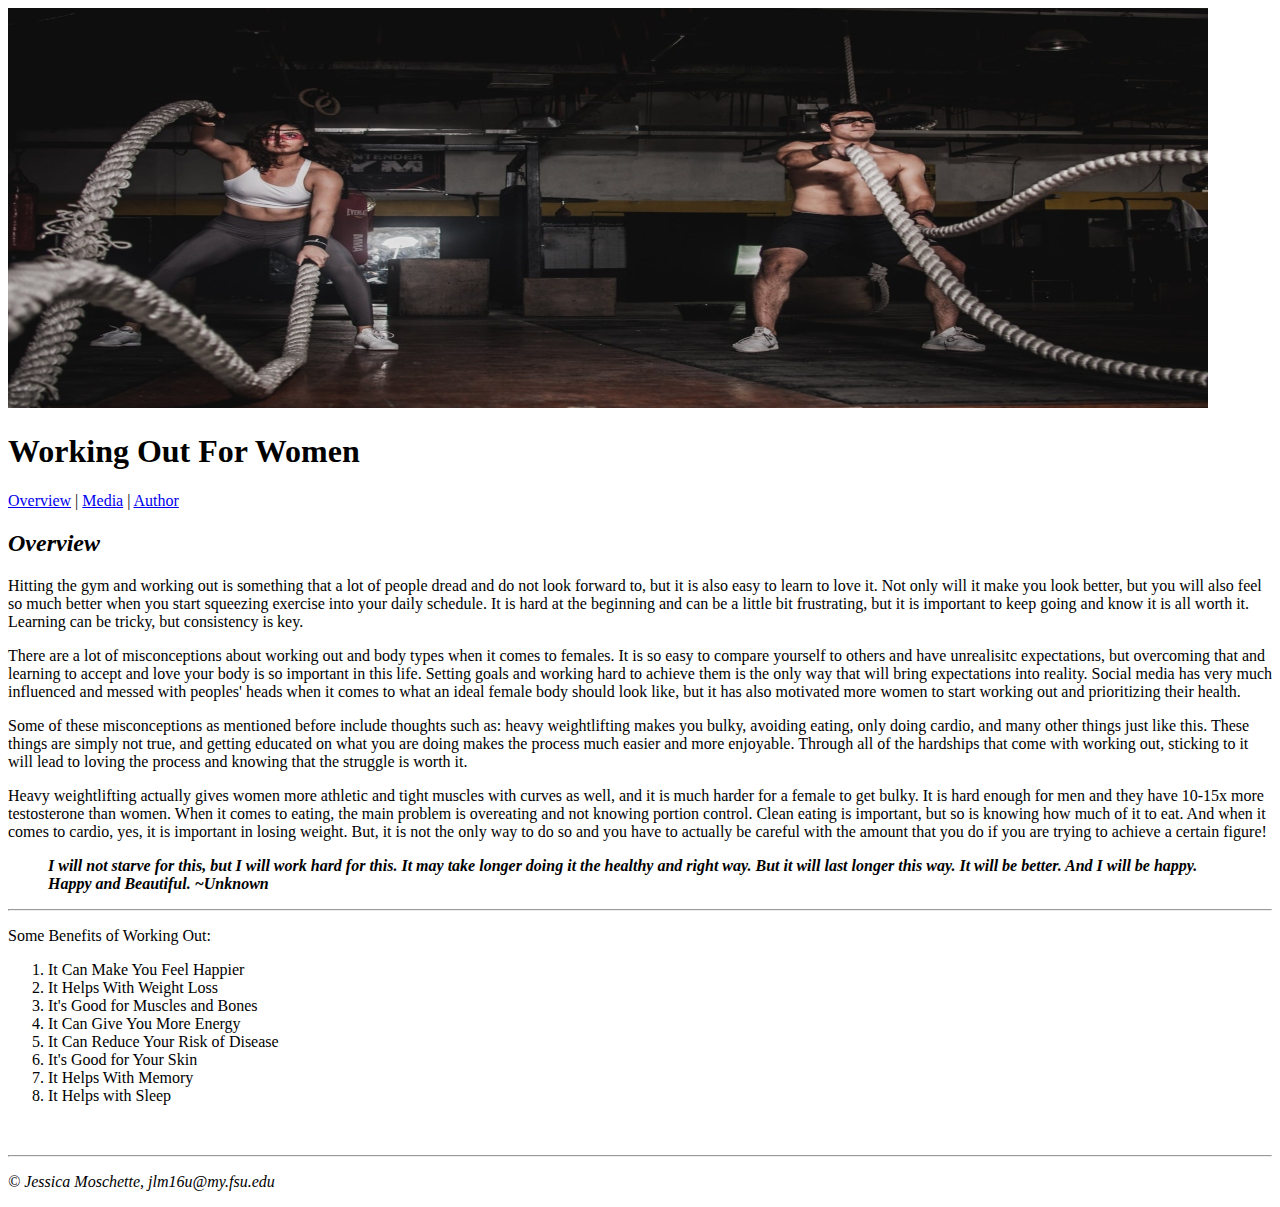
<file: lesson4_assignment/index.html>
<!DOCTYPE html>
<html>
    <head>
        <meta charset="UTF-8">
        <title>Working Out for Women</title>
        <!-- This original content created by Jessica Moschette on February 11, 2019 -->
        
        <meta name="description" content="Facts & Knowledge About Working Out">
        <meta name="keywords" content="Working Out, Exercise, Gym, Health, Women">
        <meta name="author" content="Jessica Moschette">
    </head>
      
<body>
<img src="images/rope.jpg" width="1200" height="400" alt="Rope Header">
<h1>Working Out For Women</h1>
<p><a href="index.html">Overview</a> | <a href="media.html">Media</a> | <a href="author.html">Author</a></p>
<h2><em>Overview</em></h2>

<p>Hitting the gym and working out is something that a lot of people dread and do not look forward to, but it is also easy to learn to love it. Not only will it make you look better, but you will also feel so much better when you start squeezing exercise into your daily schedule. It is hard at the beginning and can be a little bit frustrating, but it is important to keep going and know it is all worth it. Learning can be tricky, but consistency is key.</p>


<p>There are a lot of misconceptions about working out and body types when it comes to females. It is so easy to compare yourself to others and have unrealisitc expectations, but overcoming that and learning to accept and love your body is so important in this life. Setting goals and working hard to achieve them is the only way that will bring expectations into reality. Social media has very much influenced and messed with peoples' heads when it comes to what an ideal female body should look like, but it has also motivated more women to start working out and prioritizing their health.</p>


<p>Some of these misconceptions as mentioned before include thoughts such as: heavy weightlifting makes you bulky, avoiding eating, only doing cardio, and many other things just like this. These things are simply not true, and getting educated on what you are doing makes the process much easier and more enjoyable. Through all of the hardships that come with working out, sticking to it will lead to loving the process and knowing that the struggle is worth it.</p>


<p>Heavy weightlifting actually gives women more athletic and tight muscles with curves as well, and it is much harder for a female to get bulky. It is hard enough for men and they have 10-15x more testosterone than women. When it comes to eating, the main problem is overeating and not knowing portion control. Clean eating is important, but so is knowing how much of it to eat. And when it comes to cardio, yes, it is important in losing weight. But, it is not the only way to do so and you have to actually be careful with the amount that you do if you are trying to achieve a certain figure!</p>


<blockquote>
  <p><em><strong>I will not starve for this, but I will work hard for this. It may take longer doing it the healthy and right way. But it will last longer this way. It will be better. And I will be happy. Happy and Beautiful. ~Unknown</strong></em></p>
</blockquote>

<hr>

<p>Some Benefits of Working Out:</p>
<ol>
  <li>It Can Make You Feel Happier</li>
  <li>It Helps With Weight Loss</li>
  <li>It's Good for Muscles and Bones</li>
  <li>It Can Give You More Energy</li>
  <li>It Can Reduce Your Risk of Disease</li>
  <li>It's Good for Your Skin</li>
  <li>It Helps With Memory</li>
  <li>It Helps with Sleep</li>
</ol>


<p>&nbsp;</p>
<hr>
<p><em>&copy; Jessica Moschette, jlm16u@my.fsu.edu</em></p>
    </body>
</html>
</file>
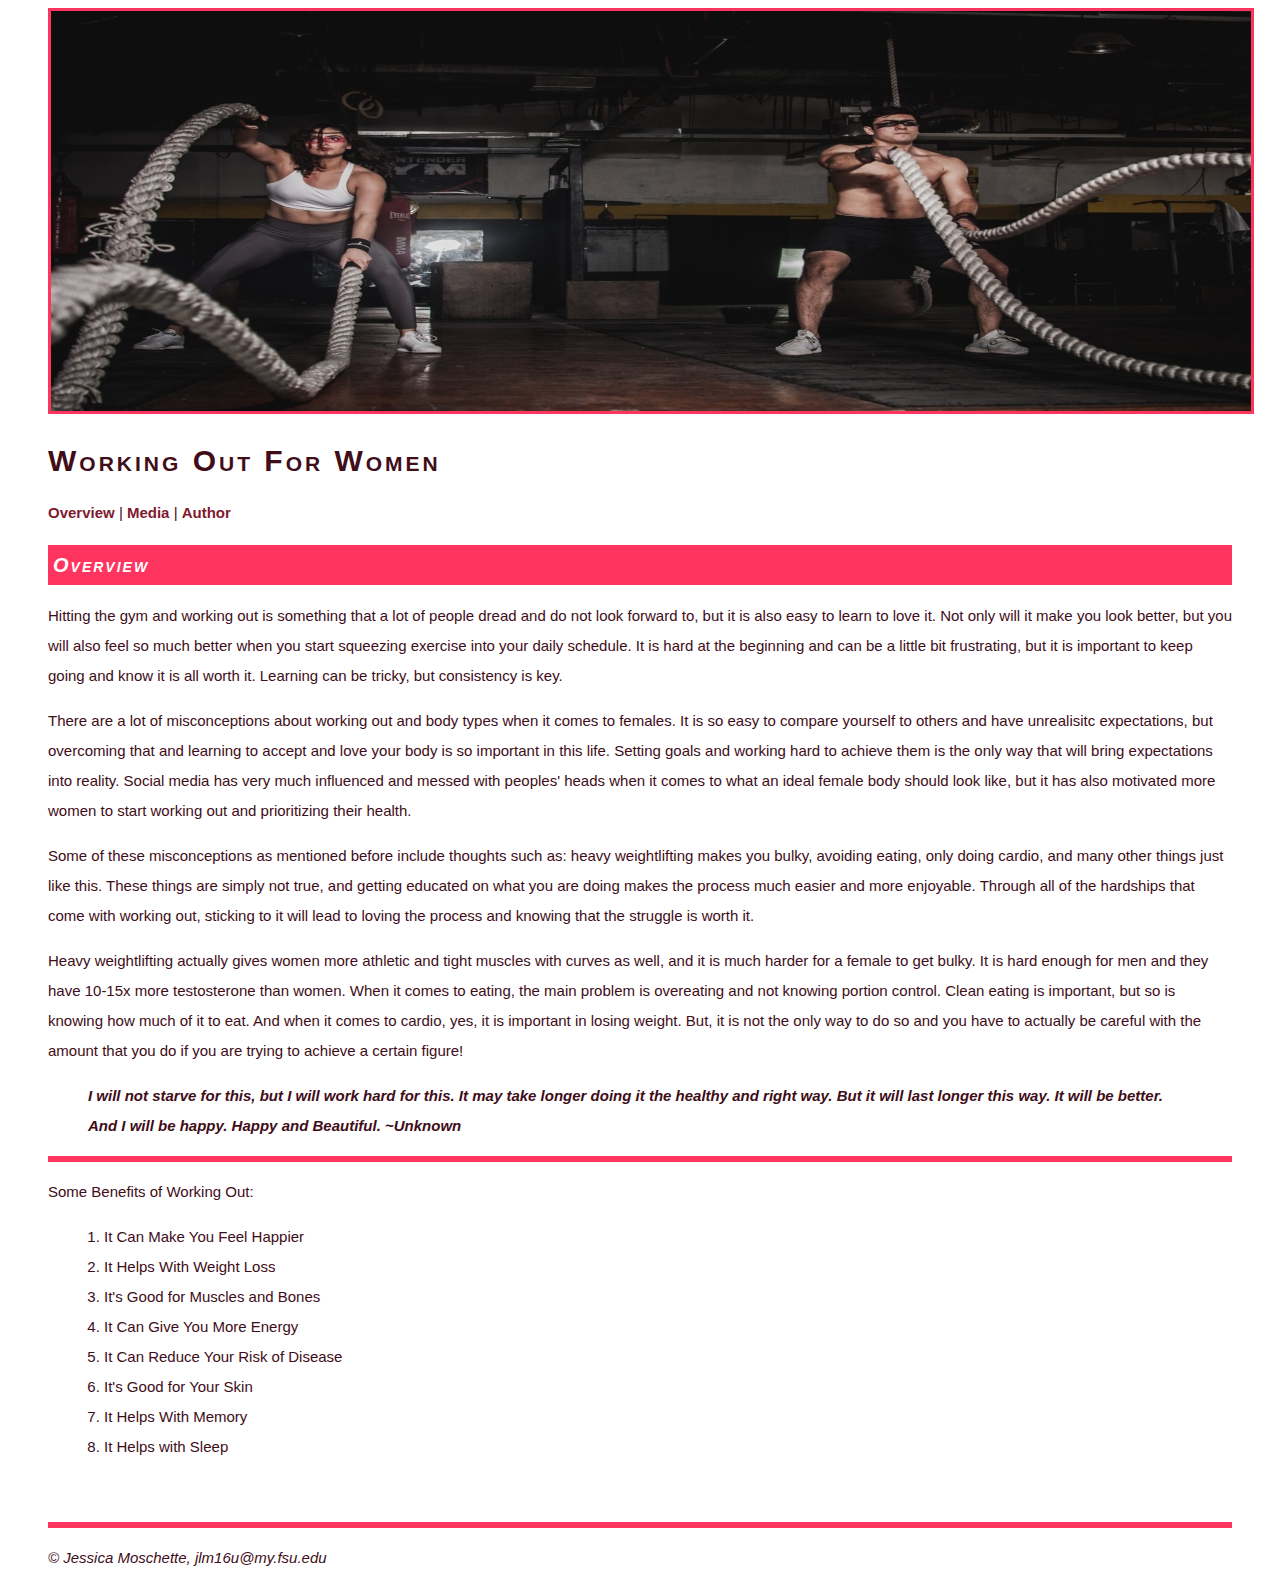
<file: lesson5_assignment/index.html>
<!DOCTYPE html>
<html>
    <head>
        <meta charset="UTF-8">
        <title>Working Out for Women</title>
        <link href="style.css" rel="stylesheet" type="text/css">
        <!-- This original content created by Jessica Moschette on February 11, 2019 -->
        
        <meta name="description" content="Facts & Knowledge About Working Out">
        <meta name="keywords" content="Working Out, Exercise, Gym, Health, Women">
        <meta name="author" content="Jessica Moschette">
    </head>
      
<body>
<img src="images/rope.jpg" width="1200" height="400" alt="Rope Header">
<h1>Working Out For Women</h1>
<p><a href="index.html">Overview</a> | <a href="media.html">Media</a> | <a href="author.html">Author</a></p>
<h2><em>Overview</em></h2>

<p>Hitting the gym and working out is something that a lot of people dread and do not look forward to, but it is also easy to learn to love it. Not only will it make you look better, but you will also feel so much better when you start squeezing exercise into your daily schedule. It is hard at the beginning and can be a little bit frustrating, but it is important to keep going and know it is all worth it. Learning can be tricky, but consistency is key.</p>


<p>There are a lot of misconceptions about working out and body types when it comes to females. It is so easy to compare yourself to others and have unrealisitc expectations, but overcoming that and learning to accept and love your body is so important in this life. Setting goals and working hard to achieve them is the only way that will bring expectations into reality. Social media has very much influenced and messed with peoples' heads when it comes to what an ideal female body should look like, but it has also motivated more women to start working out and prioritizing their health.</p>


<p>Some of these misconceptions as mentioned before include thoughts such as: heavy weightlifting makes you bulky, avoiding eating, only doing cardio, and many other things just like this. These things are simply not true, and getting educated on what you are doing makes the process much easier and more enjoyable. Through all of the hardships that come with working out, sticking to it will lead to loving the process and knowing that the struggle is worth it.</p>


<p>Heavy weightlifting actually gives women more athletic and tight muscles with curves as well, and it is much harder for a female to get bulky. It is hard enough for men and they have 10-15x more testosterone than women. When it comes to eating, the main problem is overeating and not knowing portion control. Clean eating is important, but so is knowing how much of it to eat. And when it comes to cardio, yes, it is important in losing weight. But, it is not the only way to do so and you have to actually be careful with the amount that you do if you are trying to achieve a certain figure!</p>


<blockquote>
  <p><em><strong>I will not starve for this, but I will work hard for this. It may take longer doing it the healthy and right way. But it will last longer this way. It will be better. And I will be happy. Happy and Beautiful. ~Unknown</strong></em></p>
</blockquote>

<hr>

<p>Some Benefits of Working Out:</p>
<ol>
  <li>It Can Make You Feel Happier</li>
  <li>It Helps With Weight Loss</li>
  <li>It's Good for Muscles and Bones</li>
  <li>It Can Give You More Energy</li>
  <li>It Can Reduce Your Risk of Disease</li>
  <li>It's Good for Your Skin</li>
  <li>It Helps With Memory</li>
  <li>It Helps with Sleep</li>
</ol>


<p>&nbsp;</p>
<hr>
<p><em>&copy; Jessica Moschette, jlm16u@my.fsu.edu</em></p>
    </body>
</html>
</file>
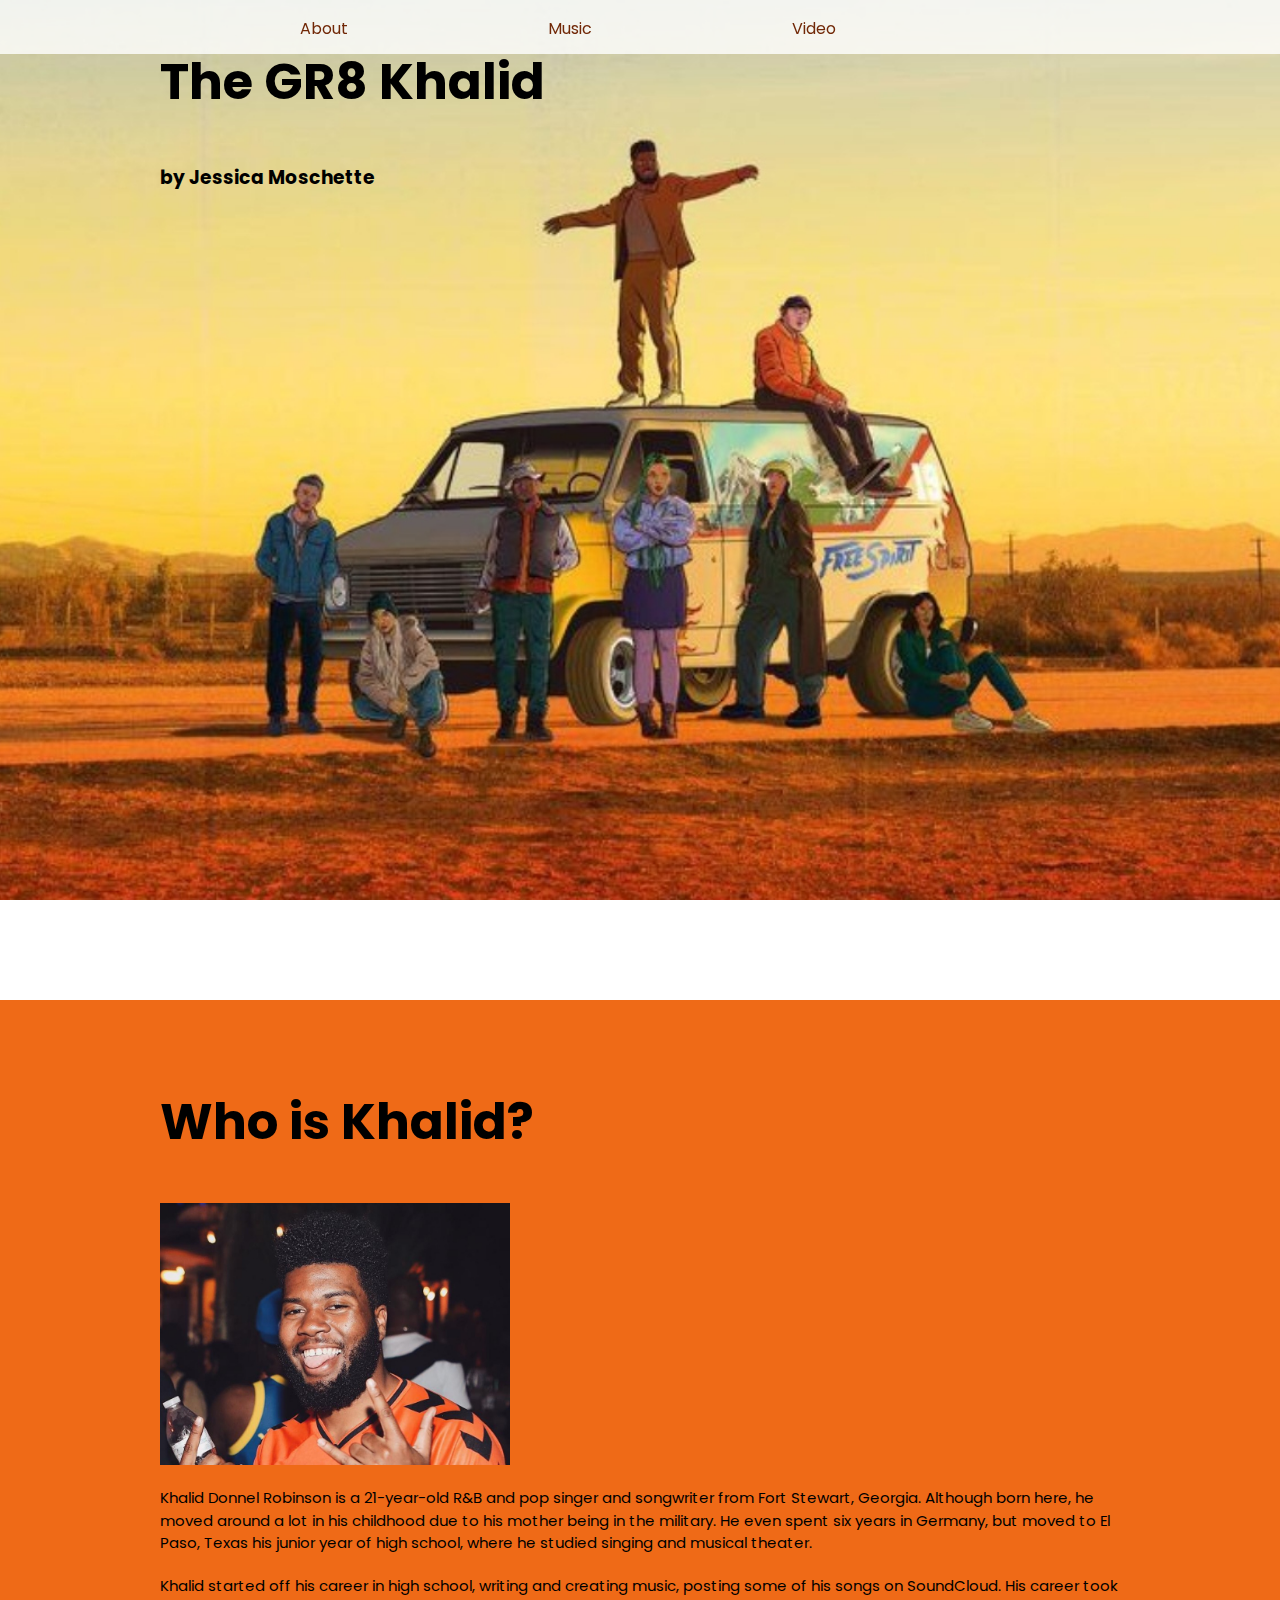
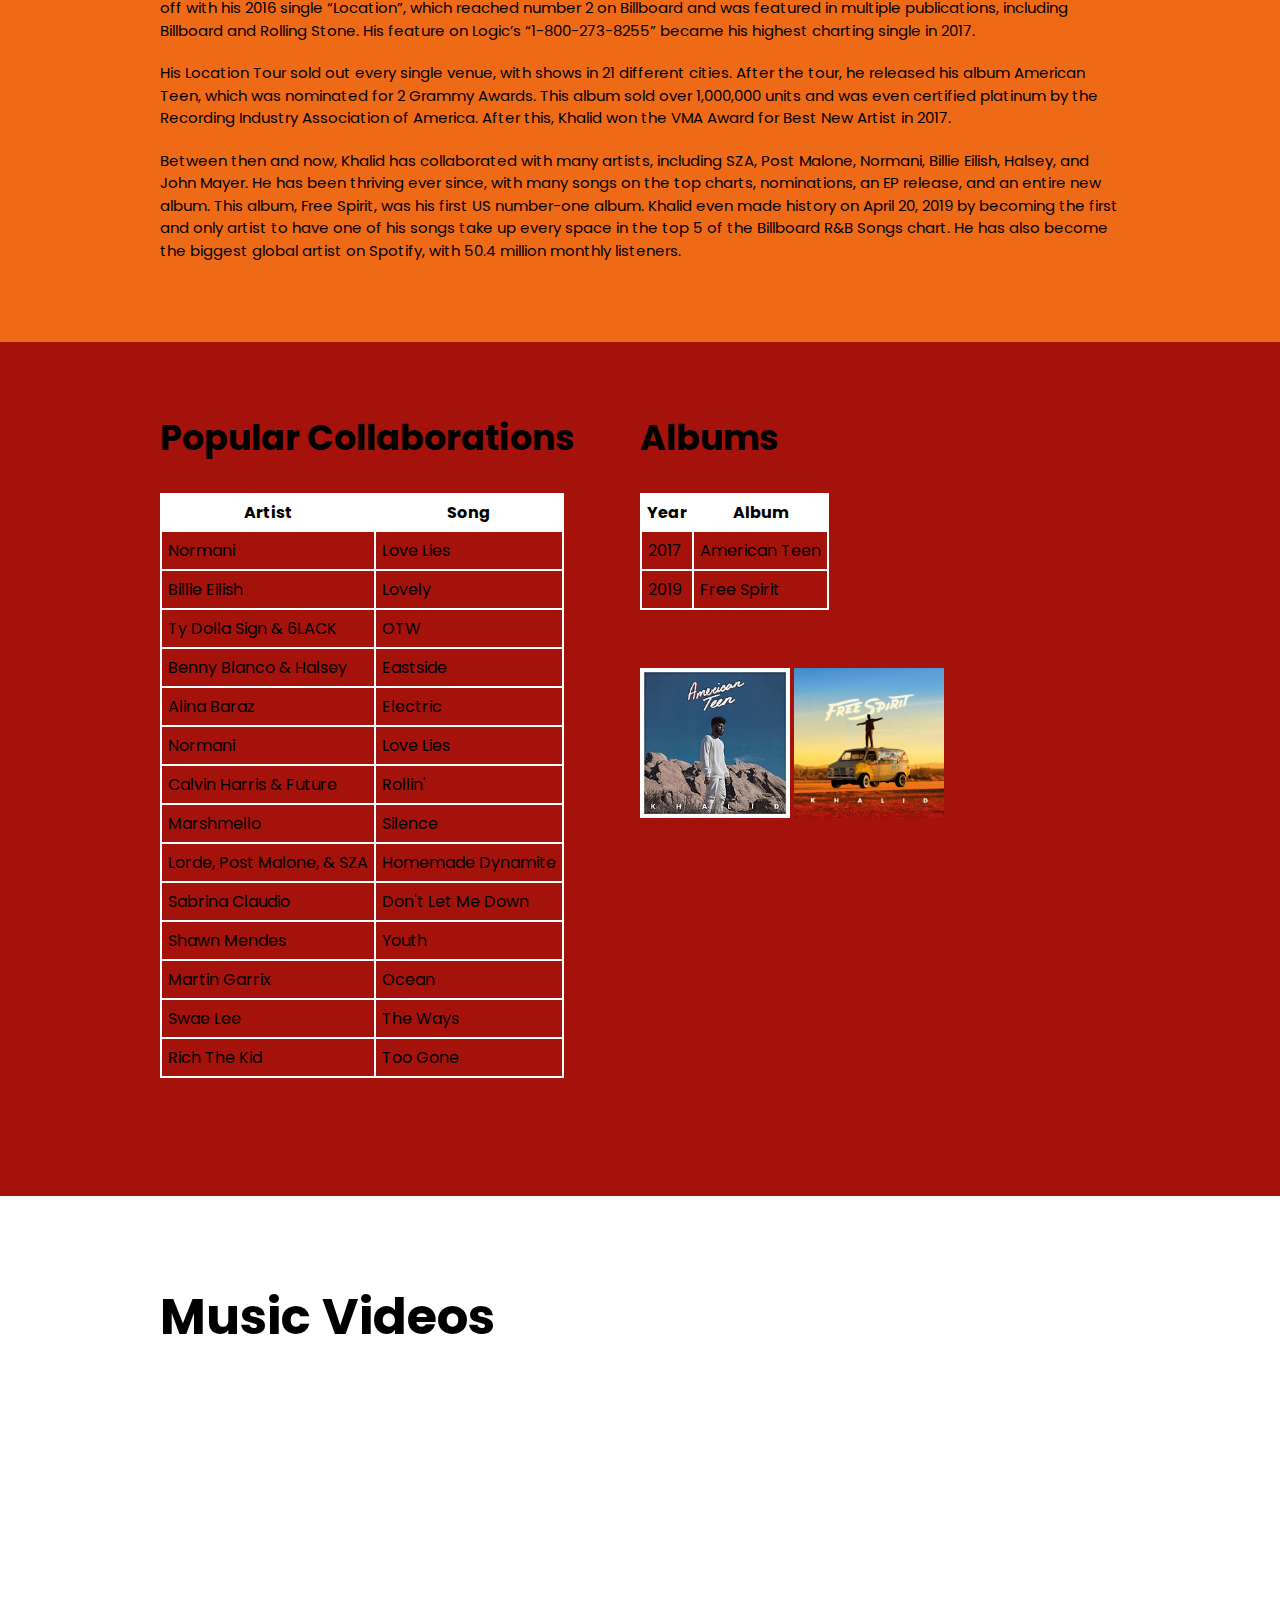
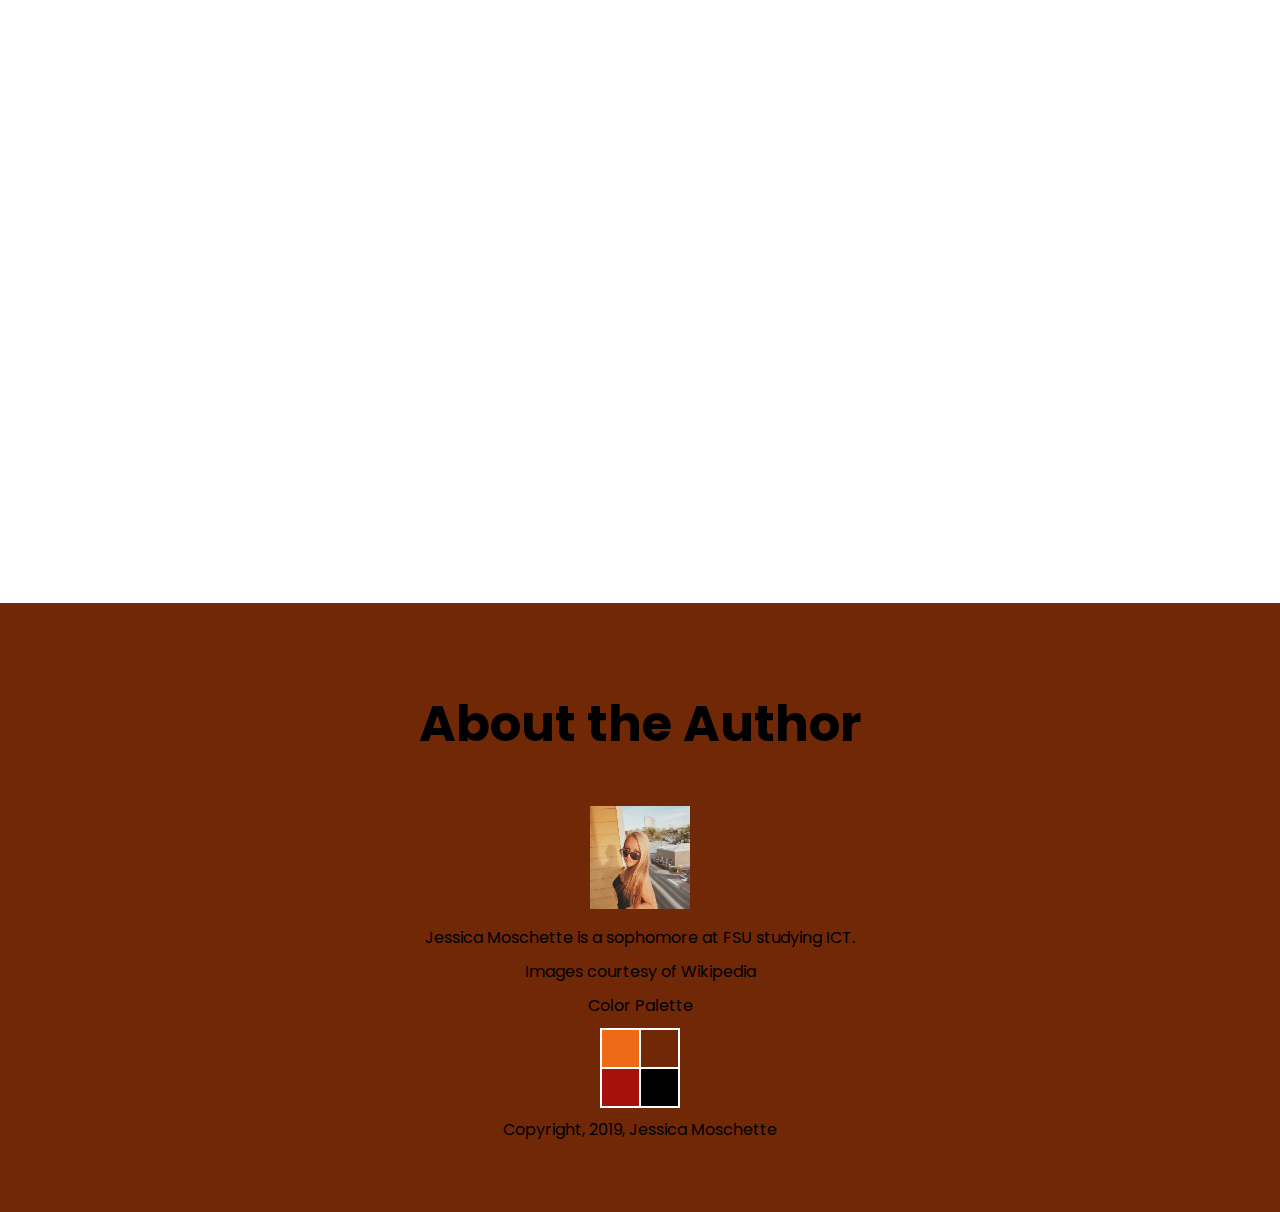
<file: lesson7_project_2/index.html>
<!DOCTYPE html>

<html>
<head>
    <title>The GR8 Khalid</title>
    <link href="style.css" rel="stylesheet" type="text/css">
    <link href="https://fonts.googleapis.com/css?family=Poppins|Wendy+One" rel="stylesheet" type='text/css'>
</head>

<body>

<section id="splash">
<!--Navigation Bar holds Navigation Buttons -->
<div id="navbar">
	<div class="container">
		<ul  id="menu">
			<li><a href="#about" class="button">About</a></li>
			<li><a href="#music" class="button">Music</a></li>
   			<li><a href="#video" class="button">Video</a></li>
		</ul>
	</div> <!-- end container -->
</div> <!-- end navbar -->

<!-- Title page -->
<div id="title-page"> <!-- Used to style the title and subtitle -->
    <div class="container"> 
        <h1>The GR8 Khalid</h1>
        <h3>by Jessica Moschette</h3>
    </div> <!-- end container -->
</div> <!-- end title-page -->
</section>

<section id="about">
    <div class="container">
    	<h1>Who is Khalid?</h1>
    	<img src="images/khalid.jpg" width="350" class="fltright"> <!-- fltright class alignes image on right and adds margin -->
    	<p>Khalid Donnel Robinson is a 21-year-old R&B and pop singer and songwriter from Fort Stewart, Georgia. Although born here, he moved around a lot in his childhood due to his mother being in the military. He even spent six years in Germany, but moved to El Paso, Texas his junior year of high school, where he studied singing and musical theater.</p>
		<p>Khalid started off his career in high school, writing and creating music, posting some of his songs on SoundCloud. His career took off with his 2016 single “Location”, which reached number 2 on Billboard and was featured in multiple publications, including Billboard and Rolling Stone. His feature on Logic’s “1-800-273-8255” became his highest charting single in 2017.</p>
		<p>His Location Tour sold out every single venue, with shows in 21 different cities. After the tour, he released his album American Teen, which was nominated for 2 Grammy Awards. This album sold over 1,000,000 units and was even certified platinum by the Recording Industry Association of America. After this, Khalid won the VMA Award for Best New Artist in 2017.</p>
		<p>Between then and now, Khalid has collaborated with many artists, including SZA, Post Malone, Normani, Billie Eilish, Halsey, and John Mayer.  He has been thriving ever since, with many songs on the top charts, nominations, an EP release, and an entire new album. This album, Free Spirit, was his first US number-one album. Khalid even made history on April 20, 2019 by becoming the first and only artist to have one of his songs take up every space in the top 5 of the Billboard R&B Songs chart. He has also become the biggest global artist on Spotify, with 50.4 million monthly listeners.</p>
	</div> <!-- end container -->
</section>

<section id="music">
    <div class="container">
    	<div class="half_container"> <!-- format in two columns / begin first column -->
		<h2>Popular Collaborations</h2>
		<table>
  			<tr>
            	<th>Artist</th><th>Song</th></tr>
 			<tr>
    			<td>Normani</td>
    			<td>Love Lies</td>
  			</tr>
  			<tr>
    			<td>Billie Eilish</td>
    			<td>Lovely</td>
  			</tr>
  			<tr>
    			<td>Ty Dolla Sign & 6LACK</td>
    			<td>OTW</td>
  			</tr>
  			<tr>
    			<td>Benny Blanco & Halsey</td>
    			<td>Eastside</td>
  			</tr>
  			<tr>
    			<td>Alina Baraz</td>
    			<td>Electric</td>
  			</tr>
  			<tr>
    			<td>Normani</td>
    			<td>Love Lies</td>
  			</tr>
  			<tr>
    			<td>Calvin Harris & Future</td>
    			<td>Rollin'</td>
  			</tr>
  			<tr>
    			<td>Marshmello</td>
    			<td>Silence</td>
  			</tr>
  			<tr>
    			<td>Lorde, Post Malone, & SZA</td>
    			<td>Homemade Dynamite</td>
  			</tr>
  			<tr>
    			<td>Sabrina Claudio</td>
    			<td>Don't Let Me Down</td>
  			</tr>
  			<tr>
    			<td>Shawn Mendes</td>
    			<td>Youth</td>
  			</tr>
  			<tr>
    			<td>Martin Garrix</td>
    			<td>Ocean</td>
  			</tr>
  			<tr>
    			<td>Swae Lee</td>
    			<td>The Ways</td>
  			</tr>
  			<tr>
    			<td>Rich The Kid</td>
    			<td>Too Gone</td>
  			</tr>

		</table>
		<p>&nbsp;</p>
	</div> <!--end half_container / 1st column-->
	
	<div class="half_container"> <!-- begin 2nd column -->
   		<h2>Albums</h2>
   		<table>
  			<tr>
            	<th>Year</th><th>Album</th></tr>
 			<tr>
    			<td>2017</td>
    			<td>American Teen</td>
  			</tr>
 			<tr>
    			<td>2019</td>
    			<td>Free Spirit</td>
  			</tr>
  		</table>
  		
        <p>&nbsp;</p>
		
		<img src="images/americanteen.jpg" width="150" height="150" alt="American Teen">
		<img src="images/freeespirit.jpg" width="150" height="150" alt="Free Spirit">
	</div> <!--end half_container / 2nd column-->
</div> <!-- end container -->
</section>

<section id="video">
	<div class="container">        
		<h1>Music Videos</h1>
		<iframe width="560" height="315" src="https://www.youtube.com/embed/x3bfa3DZ8JM" frameborder="0" allow="accelerometer; autoplay; encrypted-media; gyroscope; picture-in-picture" allowfullscreen></iframe>
		<iframe width="560" height="315" src="https://www.youtube.com/embed/2e9diL0xTN4" frameborder="0" allow="accelerometer; autoplay; encrypted-media; gyroscope; picture-in-picture" allowfullscreen></iframe>
        <p>&nbsp;</p>
        <p>&nbsp;</p>
	</div> <!-- end container -->
</section>

<section id="footer">
    <div class="container">
		<div id="credits">  <!-- credits id allows for styling of footer content --> 
            <h1>About the Author</h1>
            <p><img src="images/me.jpeg" width="100" height="103" alt="Portrait of Jessica Moschette"></p>
            <p>Jessica Moschette is a sophomore at FSU studying ICT.</p>
            <p>Images courtesy of Wikipedia</p>
            <p>Color Palette</p>
            <table width="80">
                <tr>
                    <td bgcolor="#EF6A17">&nbsp;</td>
                    <td bgcolor="#712807">&nbsp;</td>
                </tr>
                <tr>
                    <td bgcolor="#A5120C">&nbsp;</td>
                    <td bgcolor="#000">&nbsp;</td>
                </tr>
            </table>
            <p>Copyright, 2019, Jessica Moschette</p>
		</div> <!-- end credits section -->
	</div> <!-- end container section -->
</section> <!-- end footer -->
</section>
    
</body>
</html>
</file>
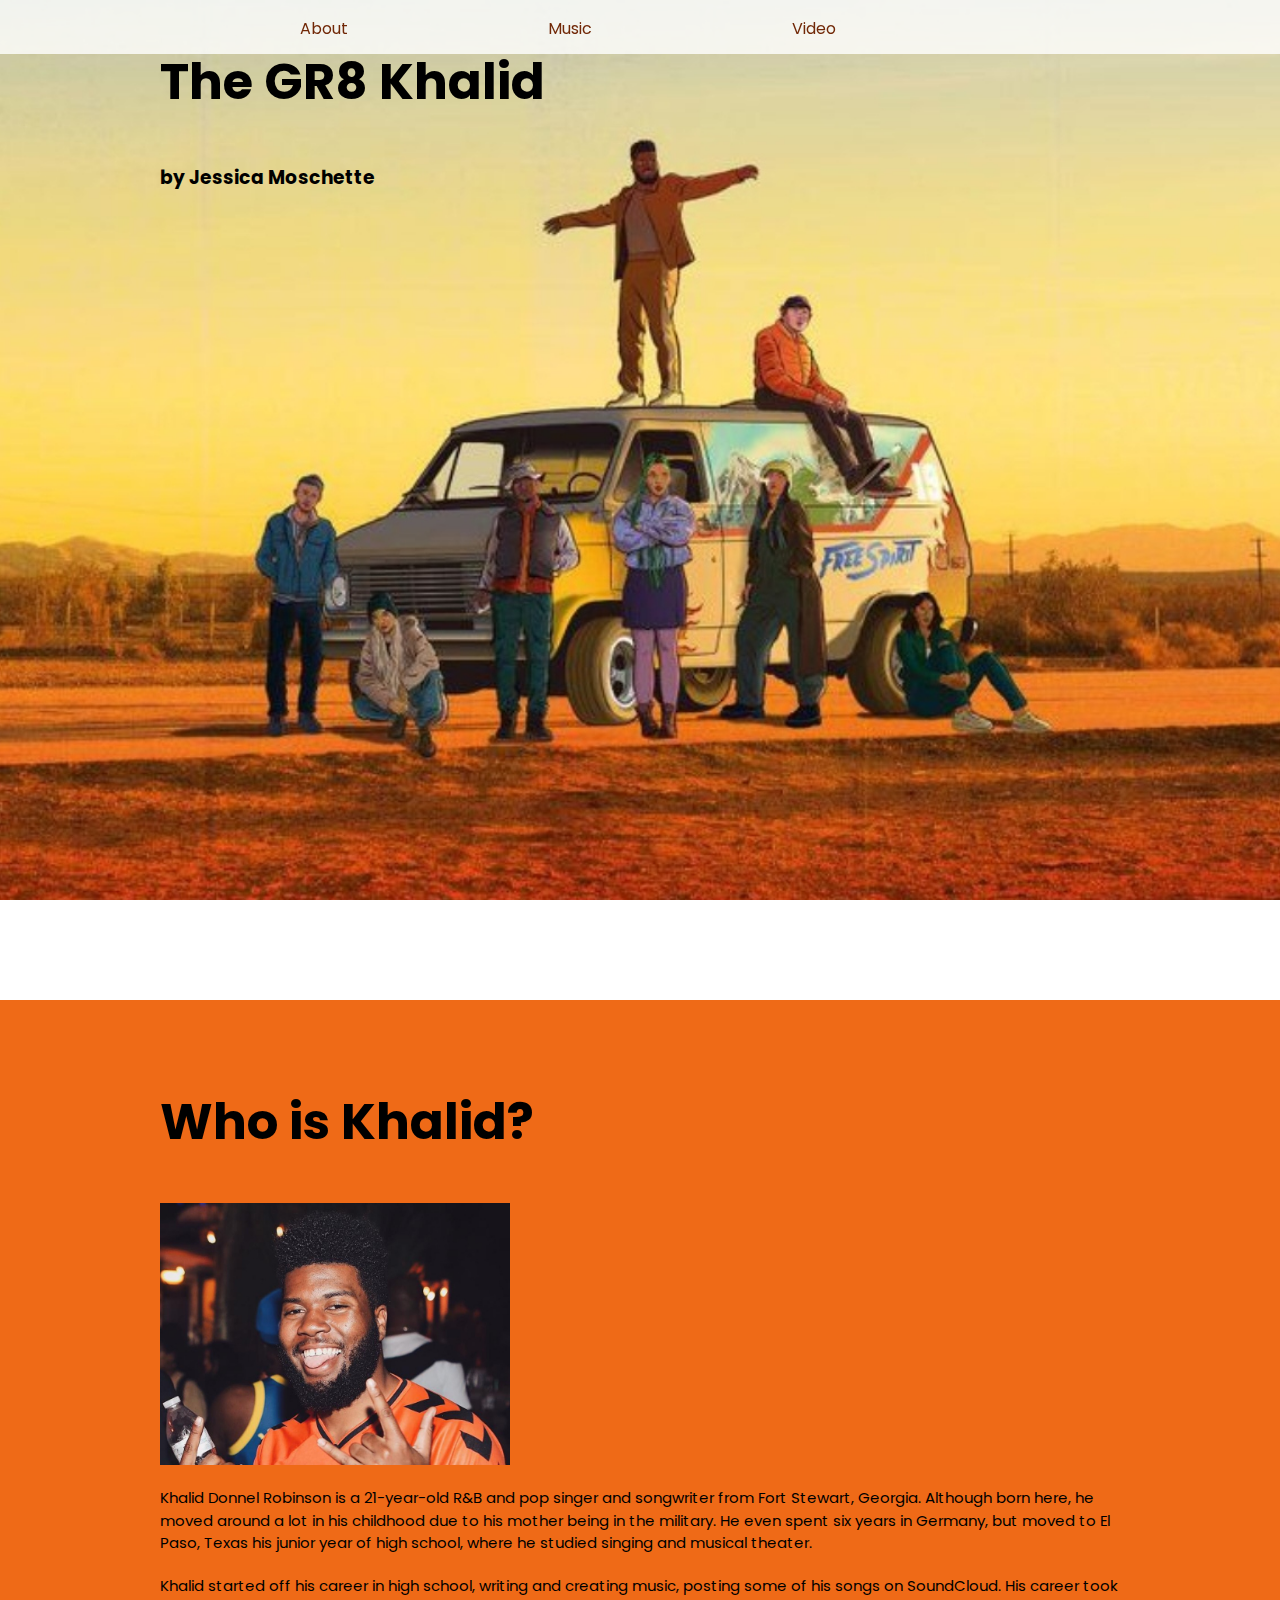
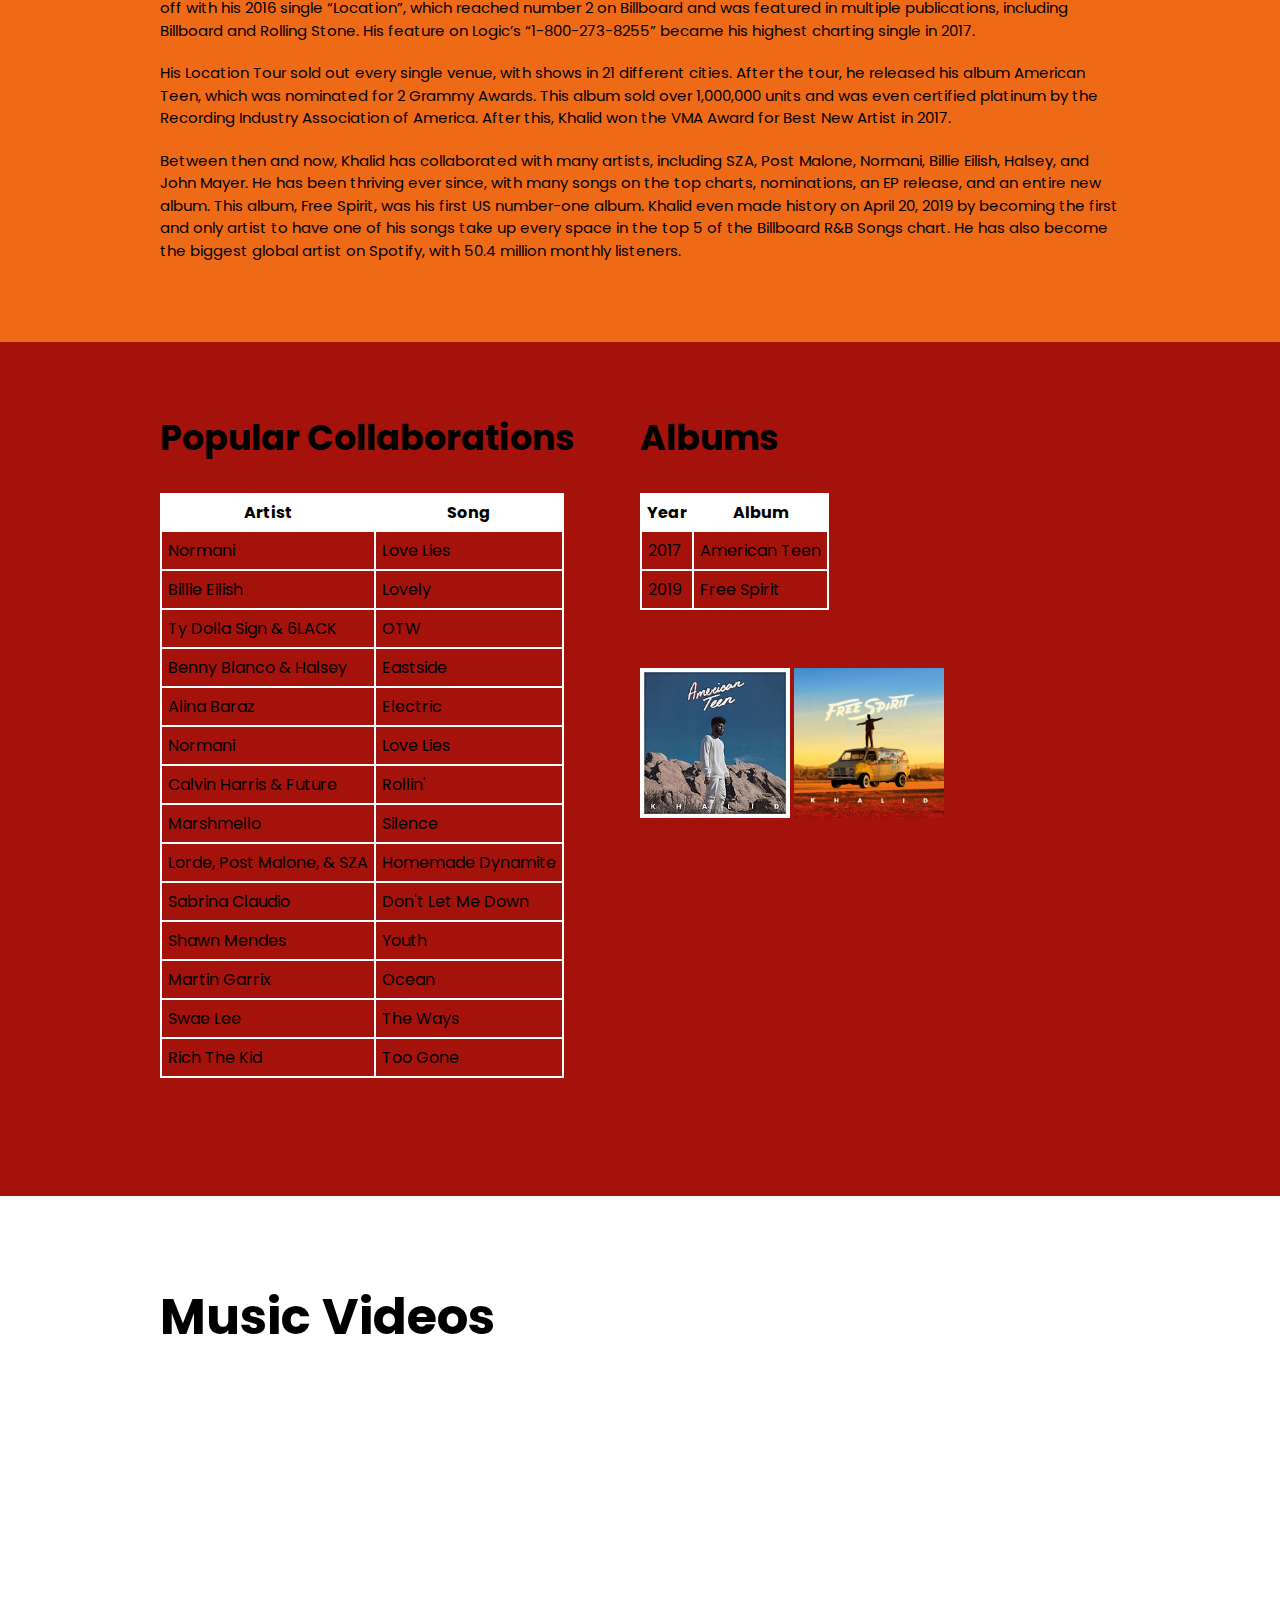
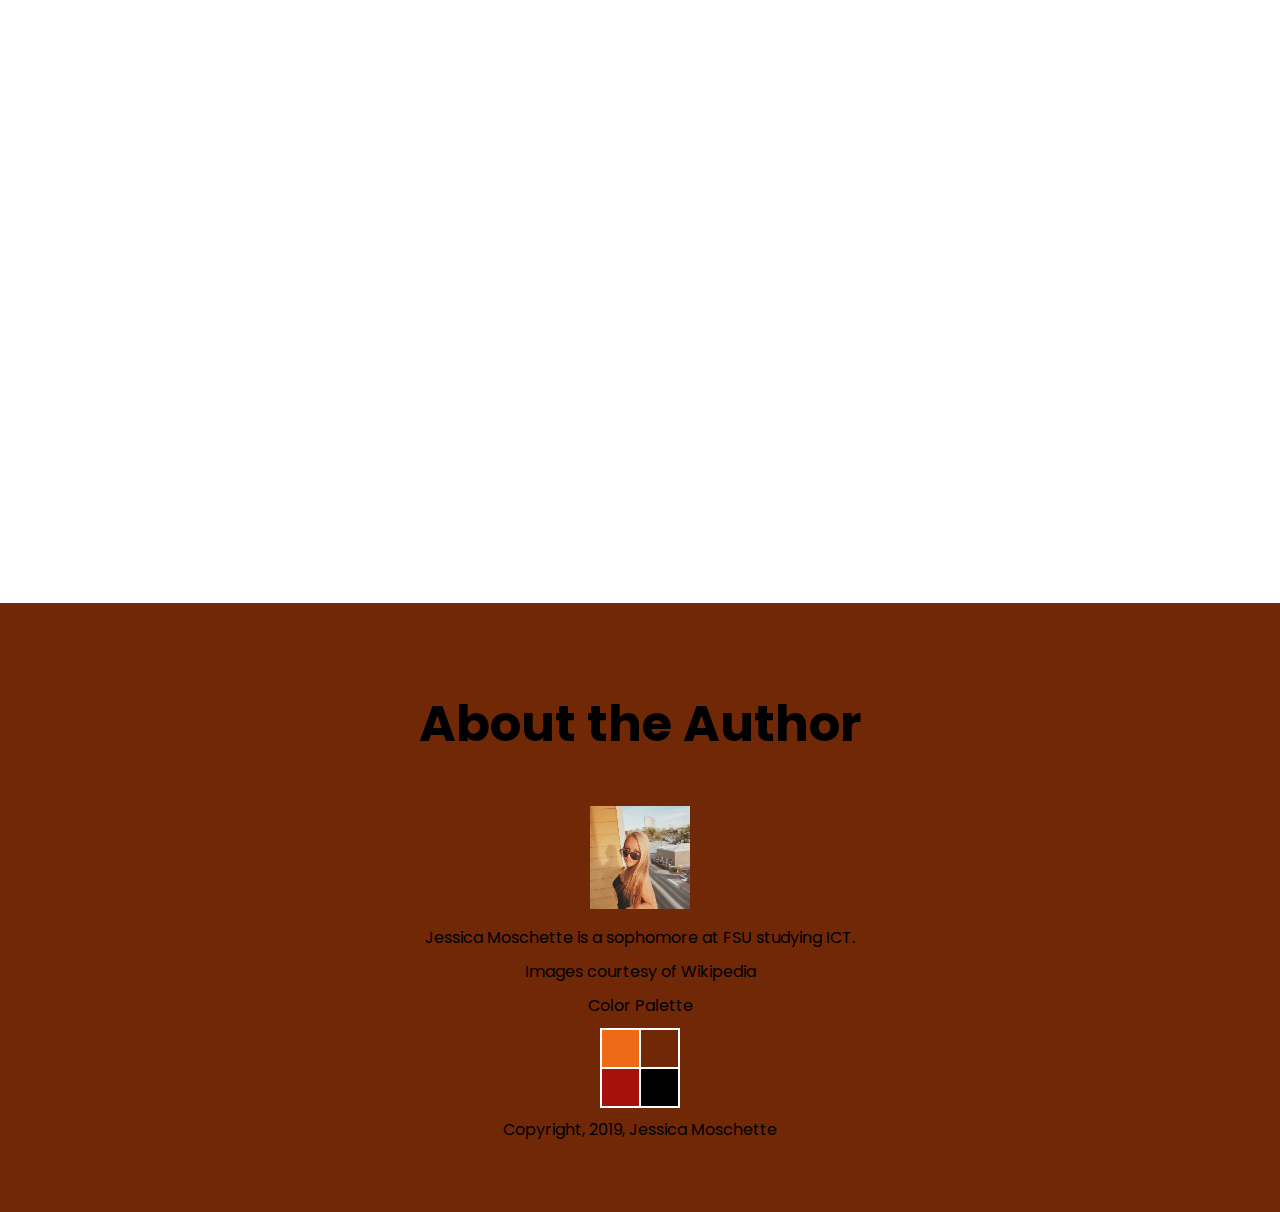
<file: lesson8_project_1/index.html>
<!DOCTYPE html>

<html>
<head>
    <title>The GR8 Khalid</title>
    <link href="style.css" rel="stylesheet" type="text/css">
    <link href="https://fonts.googleapis.com/css?family=Poppins|Wendy+One" rel="stylesheet" type='text/css'>
</head>

<body>

<section id="splash">
<!--Navigation Bar holds Navigation Buttons -->
<div id="navbar">
	<div class="container">
		<ul  id="menu">
			<li><a href="#about" class="button">About</a></li>
			<li><a href="#music" class="button">Music</a></li>
   			<li><a href="#video" class="button">Video</a></li>
		</ul>
	</div> <!-- end container -->
</div> <!-- end navbar -->

<!-- Title page -->
<div id="title-page"> <!-- Used to style the title and subtitle -->
    <div class="container"> 
        <h1>The GR8 Khalid</h1>
        <h3>by Jessica Moschette</h3>
    </div> <!-- end container -->
</div> <!-- end title-page -->
</section>

<section id="about">
    <div class="container">
    	<h1>Who is Khalid?</h1>
    	<img src="images/khalid.jpg" width="350" class="fltright"> <!-- fltright class alignes image on right and adds margin -->
    	<p>Khalid Donnel Robinson is a 21-year-old R&B and pop singer and songwriter from Fort Stewart, Georgia. Although born here, he moved around a lot in his childhood due to his mother being in the military. He even spent six years in Germany, but moved to El Paso, Texas his junior year of high school, where he studied singing and musical theater.</p>
		<p>Khalid started off his career in high school, writing and creating music, posting some of his songs on SoundCloud. His career took off with his 2016 single “Location”, which reached number 2 on Billboard and was featured in multiple publications, including Billboard and Rolling Stone. His feature on Logic’s “1-800-273-8255” became his highest charting single in 2017.</p>
		<p>His Location Tour sold out every single venue, with shows in 21 different cities. After the tour, he released his album American Teen, which was nominated for 2 Grammy Awards. This album sold over 1,000,000 units and was even certified platinum by the Recording Industry Association of America. After this, Khalid won the VMA Award for Best New Artist in 2017.</p>
		<p>Between then and now, Khalid has collaborated with many artists, including SZA, Post Malone, Normani, Billie Eilish, Halsey, and John Mayer.  He has been thriving ever since, with many songs on the top charts, nominations, an EP release, and an entire new album. This album, Free Spirit, was his first US number-one album. Khalid even made history on April 20, 2019 by becoming the first and only artist to have one of his songs take up every space in the top 5 of the Billboard R&B Songs chart. He has also become the biggest global artist on Spotify, with 50.4 million monthly listeners.</p>
	</div> <!-- end container -->
</section>

<section id="music">
    <div class="container">
    	<div class="half_container"> <!-- format in two columns / begin first column -->
		<h2>Popular Collaborations</h2>
		<table>
  			<tr>
            	<th>Artist</th><th>Song</th></tr>
 			<tr>
    			<td>Normani</td>
    			<td>Love Lies</td>
  			</tr>
  			<tr>
    			<td>Billie Eilish</td>
    			<td>Lovely</td>
  			</tr>
  			<tr>
    			<td>Ty Dolla Sign & 6LACK</td>
    			<td>OTW</td>
  			</tr>
  			<tr>
    			<td>Benny Blanco & Halsey</td>
    			<td>Eastside</td>
  			</tr>
  			<tr>
    			<td>Alina Baraz</td>
    			<td>Electric</td>
  			</tr>
  			<tr>
    			<td>Normani</td>
    			<td>Love Lies</td>
  			</tr>
  			<tr>
    			<td>Calvin Harris & Future</td>
    			<td>Rollin'</td>
  			</tr>
  			<tr>
    			<td>Marshmello</td>
    			<td>Silence</td>
  			</tr>
  			<tr>
    			<td>Lorde, Post Malone, & SZA</td>
    			<td>Homemade Dynamite</td>
  			</tr>
  			<tr>
    			<td>Sabrina Claudio</td>
    			<td>Don't Let Me Down</td>
  			</tr>
  			<tr>
    			<td>Shawn Mendes</td>
    			<td>Youth</td>
  			</tr>
  			<tr>
    			<td>Martin Garrix</td>
    			<td>Ocean</td>
  			</tr>
  			<tr>
    			<td>Swae Lee</td>
    			<td>The Ways</td>
  			</tr>
  			<tr>
    			<td>Rich The Kid</td>
    			<td>Too Gone</td>
  			</tr>

		</table>
		<p>&nbsp;</p>
	</div> <!--end half_container / 1st column-->
	
	<div class="half_container"> <!-- begin 2nd column -->
   		<h2>Albums</h2>
   		<table>
  			<tr>
            	<th>Year</th><th>Album</th></tr>
 			<tr>
    			<td>2017</td>
    			<td>American Teen</td>
  			</tr>
 			<tr>
    			<td>2019</td>
    			<td>Free Spirit</td>
  			</tr>
  		</table>
  		
        <p>&nbsp;</p>
		
		<img src="images/americanteen.jpg" width="150" height="150" alt="American Teen">
		<img src="images/freeespirit.jpg" width="150" height="150" alt="Free Spirit">
	</div> <!--end half_container / 2nd column-->
</div> <!-- end container -->
</section>

<section id="video">
	<div class="container">        
		<h1>Music Videos</h1>
		<iframe width="560" height="315" src="https://www.youtube.com/embed/x3bfa3DZ8JM" frameborder="0" allow="accelerometer; autoplay; encrypted-media; gyroscope; picture-in-picture" allowfullscreen></iframe>
		<iframe width="560" height="315" src="https://www.youtube.com/embed/2e9diL0xTN4" frameborder="0" allow="accelerometer; autoplay; encrypted-media; gyroscope; picture-in-picture" allowfullscreen></iframe>
        <p>&nbsp;</p>
        <p>&nbsp;</p>
	</div> <!-- end container -->
</section>

<section id="footer">
    <div class="container">
		<div id="credits">  <!-- credits id allows for styling of footer content --> 
            <h1>About the Author</h1>
            <p><img src="images/me.jpeg" width="100" height="103" alt="Portrait of Jessica Moschette"></p>
            <p>Jessica Moschette is a sophomore at FSU studying ICT.</p>
            <p>Images courtesy of Wikipedia</p>
            <p>Color Palette</p>
            <table width="80">
                <tr>
                    <td bgcolor="#EF6A17">&nbsp;</td>
                    <td bgcolor="#712807">&nbsp;</td>
                </tr>
                <tr>
                    <td bgcolor="#A5120C">&nbsp;</td>
                    <td bgcolor="#000">&nbsp;</td>
                </tr>
            </table>
            <p>Copyright, 2019, Jessica Moschette</p>
		</div> <!-- end credits section -->
	</div> <!-- end container section -->
</section> <!-- end footer -->
</section>

<!-- JAVASCRIPT CODE -->
<!--jquery required for scrolling effect -->
<script src="js/jquery.js"></script>
<!-- Scrolling navigation script by Geo Miller glmiller@pic.fsu.edu -->  
<script type='text/javascript'>
jQuery(document).ready(function () {
  jQuery('.button').click(function() {
    targetName = jQuery(this).attr('href');
    targetLocation = jQuery(targetName).offset().top;
    jQuery('html, body').animate({scrollTop:targetLocation}, 'slow');
    return false;
  });
});
</script>

</body>
</html>
</file>
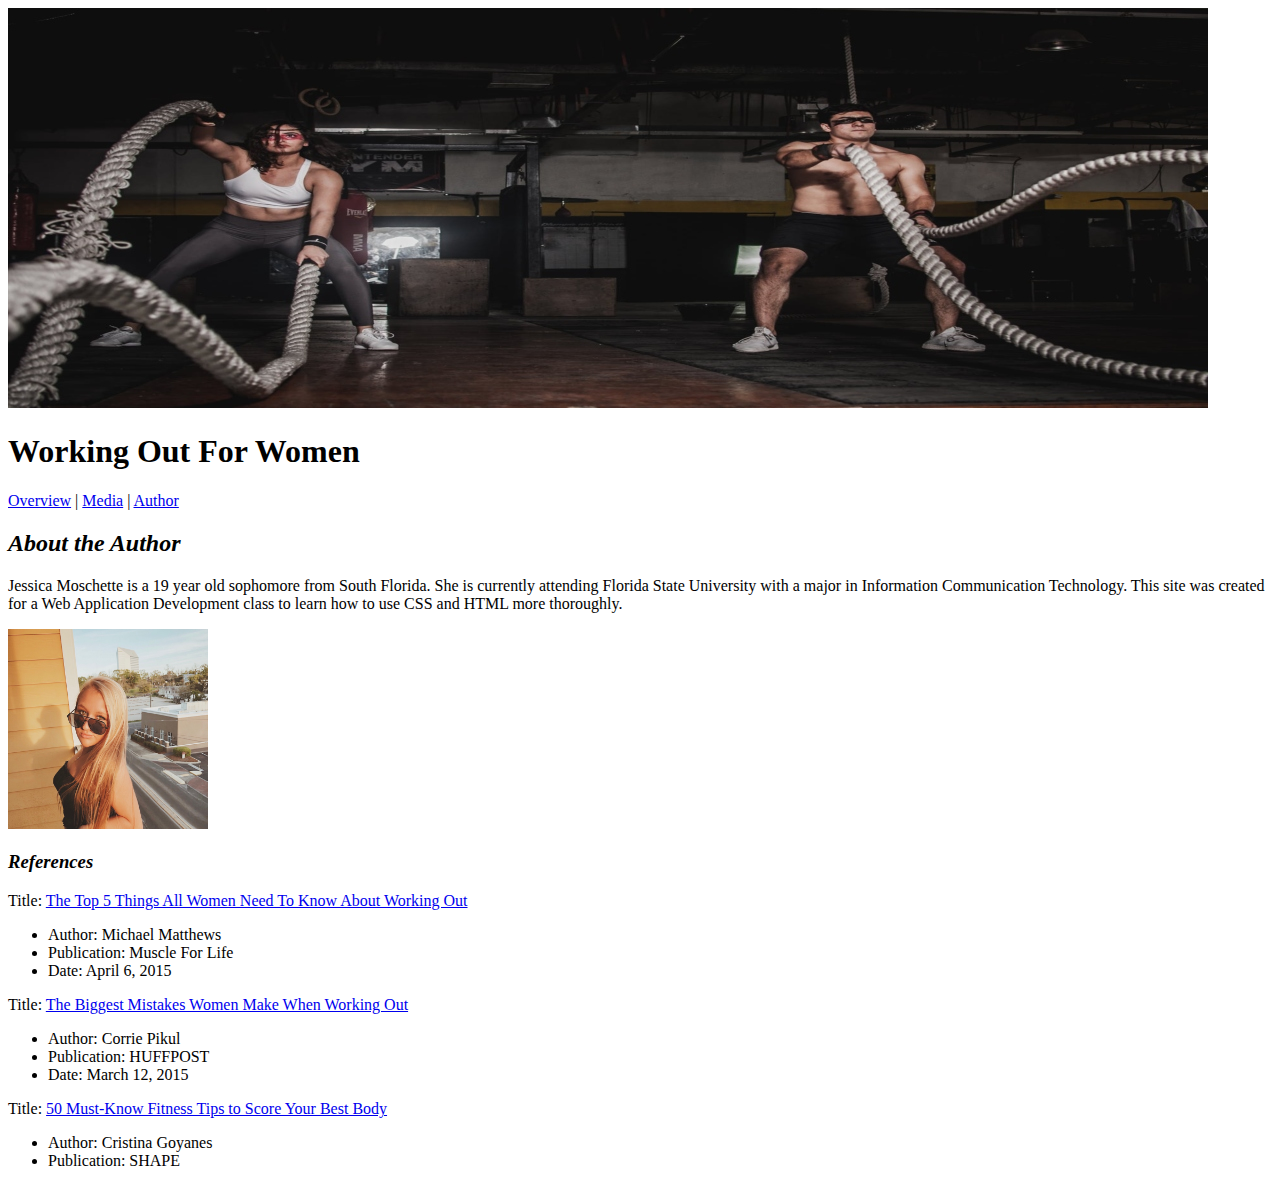
<file: lesson4_assignment/author.html>
<!DOCTYPE html>
<html>
    <head>
        <meta charset="UTF-8">
        <title>Working Out for Women</title>
    </head>
    
    <body>
        <img src="images/rope.jpg" width="1200" height="400" alt="Rope Header">
        <h1>Working Out For Women</h1>
        <p><a href="index.html">Overview</a> | <a href="media.html">Media</a> | <a href="author.html">Author</a></p>
        
        <h2><em>About the Author</em></h2>
        <p>Jessica Moschette is a 19 year old sophomore from South Florida. She is currently attending Florida State University with a major in Information Communication Technology. This site was created for a Web Application Development class to learn how to use CSS and HTML more thoroughly.</p>

        <img src="images/me.jpeg" width="200" height="200" alt="Girl Drinking Water">

        <h3><em>References</em></h3>

        <p>Title: <a href="https://www.muscleforlife.com/workout-for-women/">The Top 5 Things All Women Need To Know About Working Out</a></p>
            <ul>
                <li>Author: Michael Matthews</li>
                <li>Publication: Muscle For Life</li>
                <li>Date: April 6, 2015</li>
            </ul>

        <p>Title: <a href="https://www.huffingtonpost.com/2014/01/14/exercise-mistakes-women_n_4561216.html">The Biggest Mistakes Women Make When Working Out</a></p>
            <ul>
              <li>Author: Corrie Pikul</li>
              <li>Publication: HUFFPOST</li>
              <li>Date: March 12, 2015</li>
            </ul>
            
        <p>Title: <a href="https://www.shape.com/lifestyle/mind-and-body/50-must-know-fitness-tips-score-your-best-body">50 Must-Know Fitness Tips to Score Your Best Body</a></p>
            <ul>
              <li>Author: Cristina Goyanes</li>
              <li>Publication: SHAPE</li>
            </ul>
    </body>
</html>
</file>
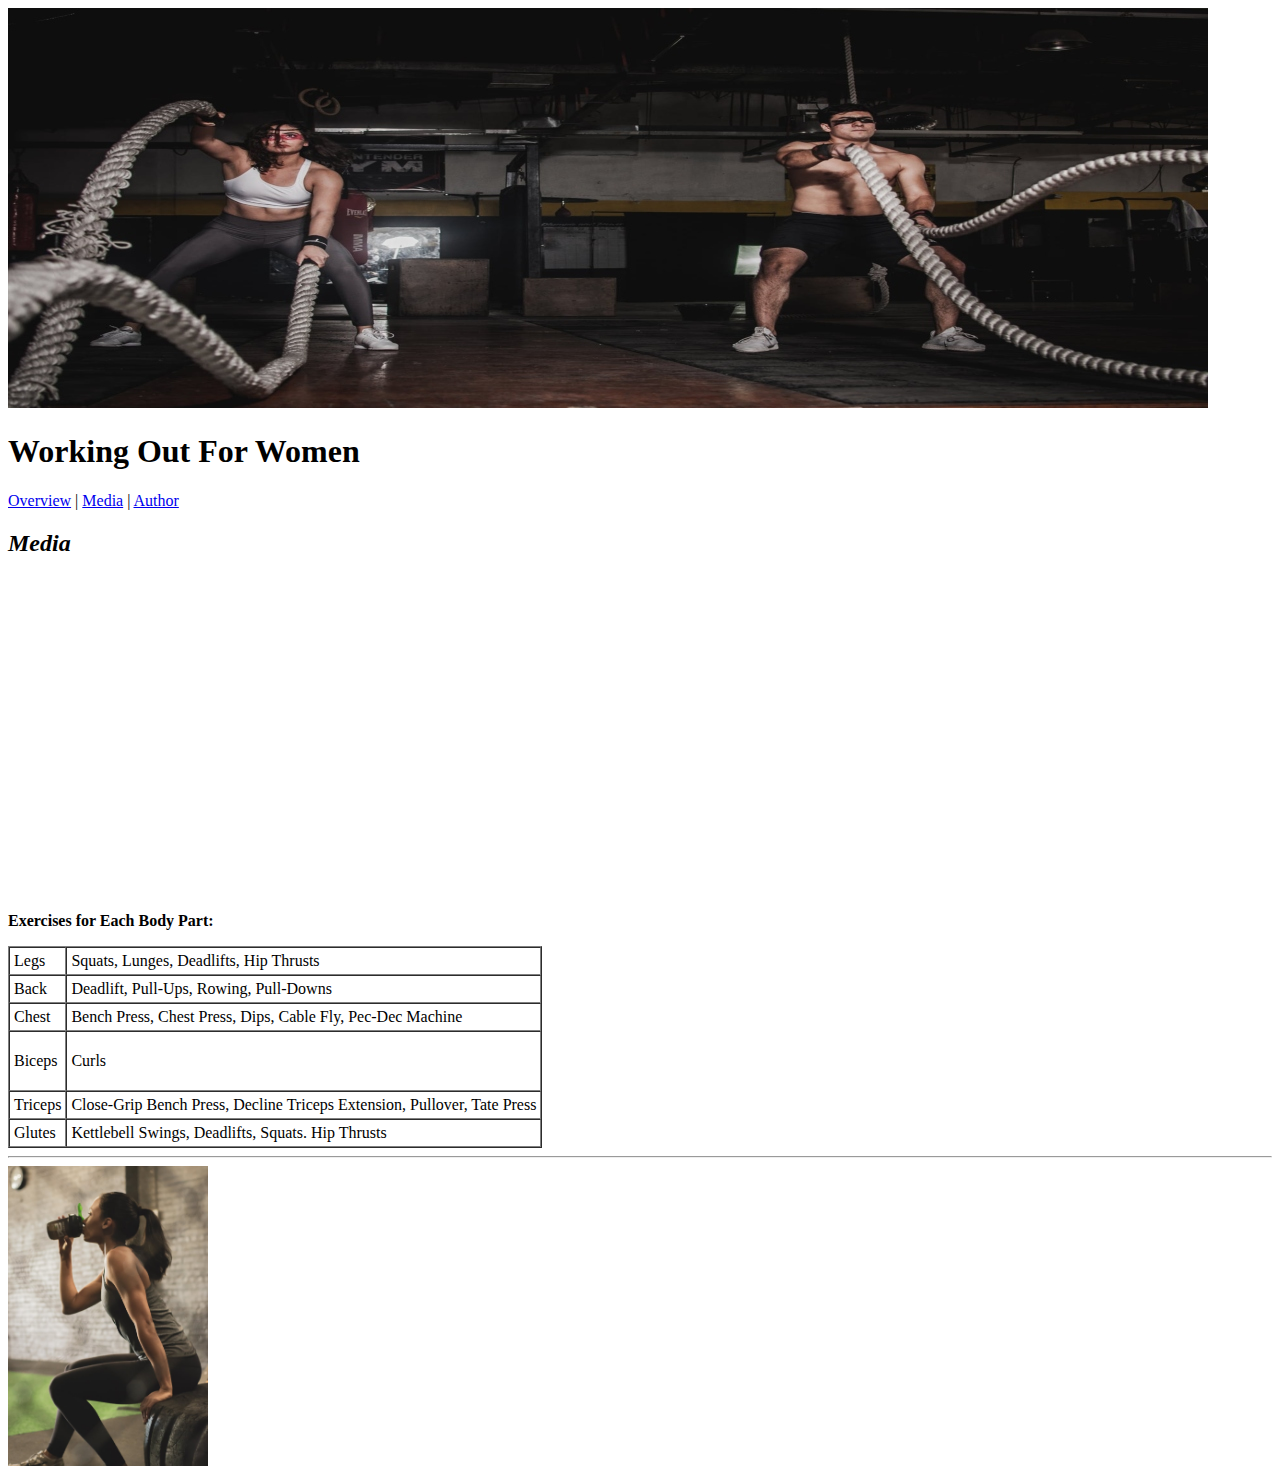
<file: lesson4_assignment/media.html>
<!DOCTYPE html>
<html>
    <head>
        <meta charset="UTF-8">
        <title>Working Out for Women</title>
    </head>
    
    <body>
        <img src="images/rope.jpg" width="1200" height="400" alt="Rope Header">
        <h1>Working Out For Women</h1>
        <p><a href="index.html">Overview</a> | <a href="media.html">Media</a> | <a href="author.html">Author</a></p>

        <h2><em>Media</em></h2>
        
        <iframe width="560" height="315" src="https://www.youtube.com/embed/lIgvhQiFNgs" frameborder="0" allow="accelerometer; autoplay; encrypted-media; gyroscope; picture-in-picture" allowfullscreen></iframe>
        
        <p><strong>Exercises for Each Body Part:</strong></p>
        <table border="1" cellpadding="4" cellspacing="0">
          <tr>
            <td>Legs</td></td>
            <td>Squats, Lunges, Deadlifts, Hip Thrusts</td>
          </tr>
        
          <tr>
            <td>Back</td>
            <td>Deadlift, Pull-Ups, Rowing, Pull-Downs</td>
          </tr>
        
          <tr>
            <td>Chest</td>
            <td>Bench Press, Chest Press, Dips, Cable Fly, Pec-Dec Machine</td>
          </tr>
        
          <tr>
            <td><p>Biceps</p></td>
            <td>Curls</td>
          </tr>
        
          <tr>
            <td>Triceps</td>
            <td>Close-Grip Bench Press, Decline Triceps Extension, Pullover, Tate Press</td>
          </tr>
        
          <tr>
            <td>Glutes</td>
            <td>Kettlebell Swings, Deadlifts, Squats. Hip Thrusts</td>
          </tr>
        
        </table>
        
        <hr>
        
        <img src="images/hydrating.jpeg" width="200" height="300" alt="Girl Drinking Water">
    </body>
</html>
</file>
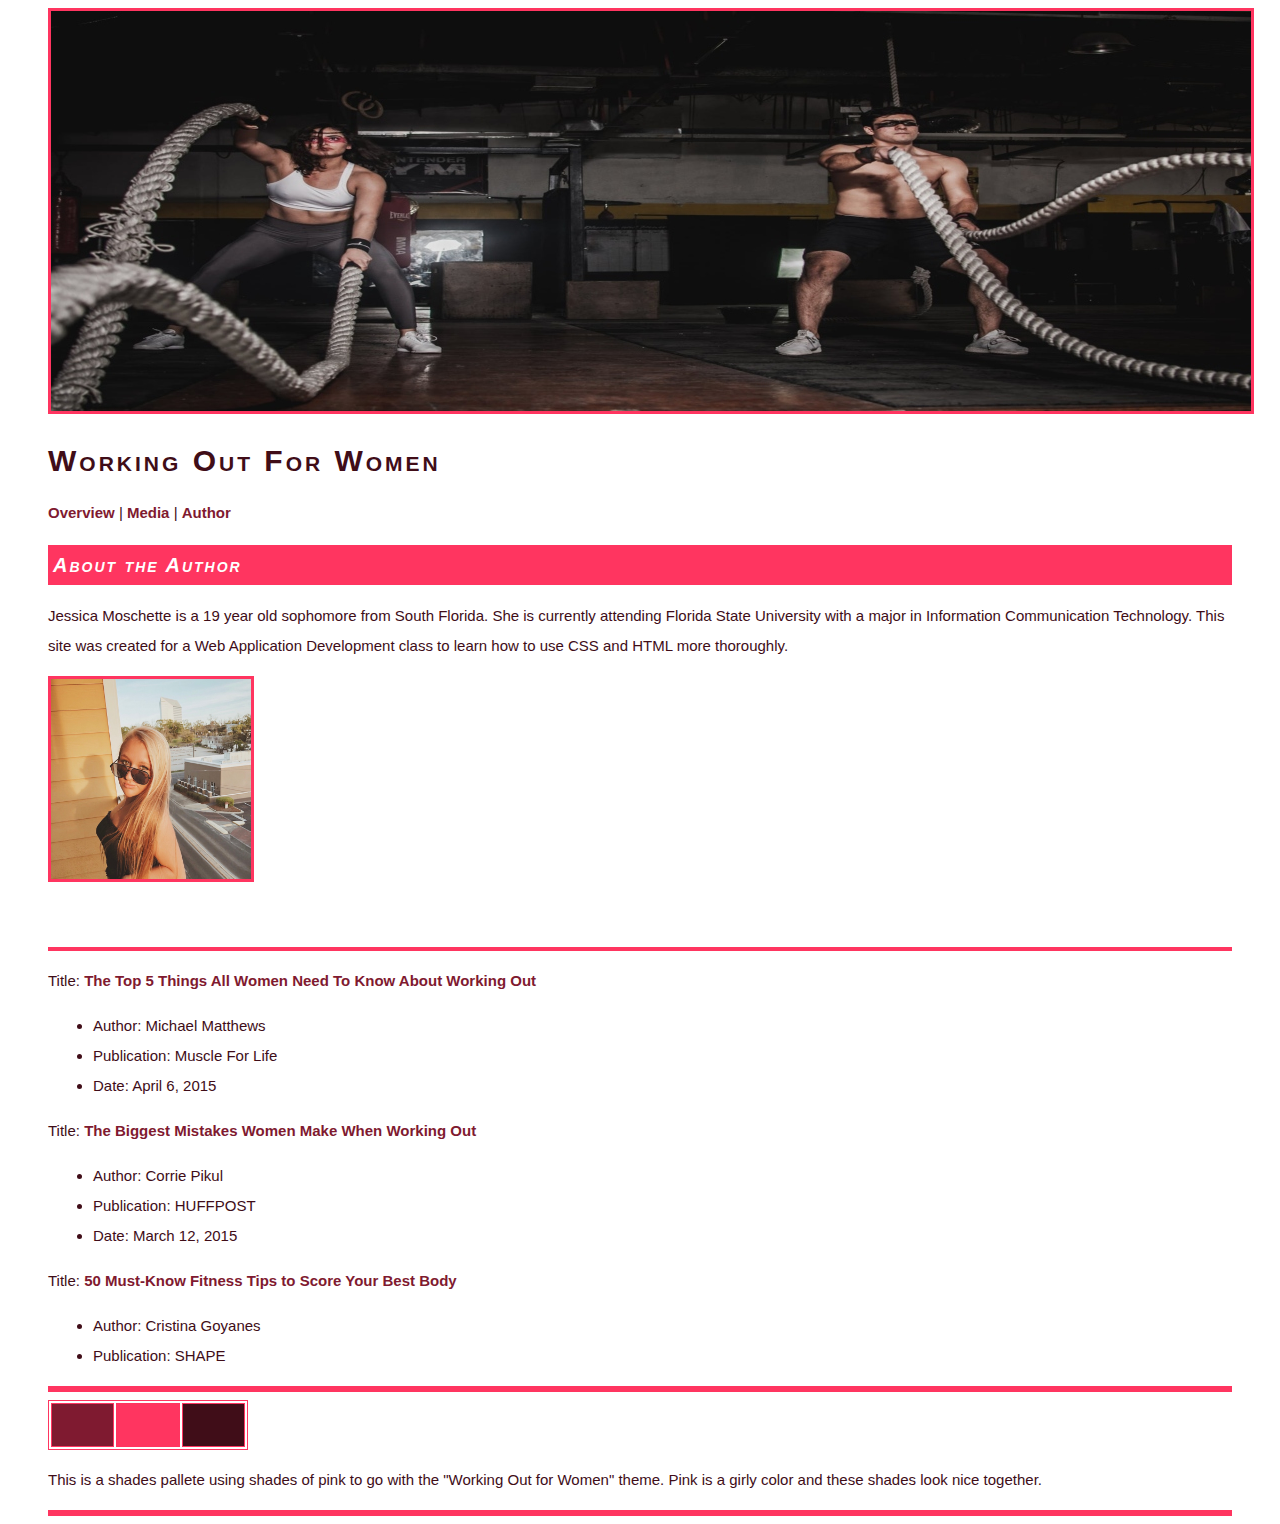
<file: lesson5_assignment/author.html>
<!DOCTYPE html>
<html>
    <head>
        <meta charset="UTF-8">
        <title>Working Out for Women</title>
        <link href="style.css" rel="stylesheet" type="text/css">
    </head>
    
    <body>
        <img src="images/rope.jpg" width="1200" height="400" alt="Rope Header">
        <h1>Working Out For Women</h1>
        <p><a href="index.html">Overview</a> | <a href="media.html">Media</a> | <a href="author.html">Author</a></p>
        
        <h2><em>About the Author</em></h2>
        <p>Jessica Moschette is a 19 year old sophomore from South Florida. She is currently attending Florida State University with a major in Information Communication Technology. This site was created for a Web Application Development class to learn how to use CSS and HTML more thoroughly.</p>

        <img src="images/me.jpeg" width="200" height="200" alt="Girl Drinking Water">

        <h3><em>References</em></h3>

        <p>Title: <a href="https://www.muscleforlife.com/workout-for-women/">The Top 5 Things All Women Need To Know About Working Out</a></p>
            <ul>
                <li>Author: Michael Matthews</li>
                <li>Publication: Muscle For Life</li>
                <li>Date: April 6, 2015</li>
            </ul>

        <p>Title: <a href="https://www.huffingtonpost.com/2014/01/14/exercise-mistakes-women_n_4561216.html">The Biggest Mistakes Women Make When Working Out</a></p>
            <ul>
              <li>Author: Corrie Pikul</li>
              <li>Publication: HUFFPOST</li>
              <li>Date: March 12, 2015</li>
            </ul>
            
        <p>Title: <a href="https://www.shape.com/lifestyle/mind-and-body/50-must-know-fitness-tips-score-your-best-body">50 Must-Know Fitness Tips to Score Your Best Body</a></p>
            <ul>
              <li>Author: Cristina Goyanes</li>
              <li>Publication: SHAPE</li>
            </ul>
            
            <hr>
            <table width="200">
              <tr>
                <td bgcolor="#7F1A30">&nbsp;</td>
                <td bgcolor="#FF3560">&nbsp;</td>
                <td bgcolor="#400D18">&nbsp;</td>
              </tr>
            </table>

            <p>This is a shades pallete using shades of pink to go with the "Working Out for Women" theme. Pink is a girly color and these shades look nice together.</p>
            <hr>
    </body>
</html>
</file>
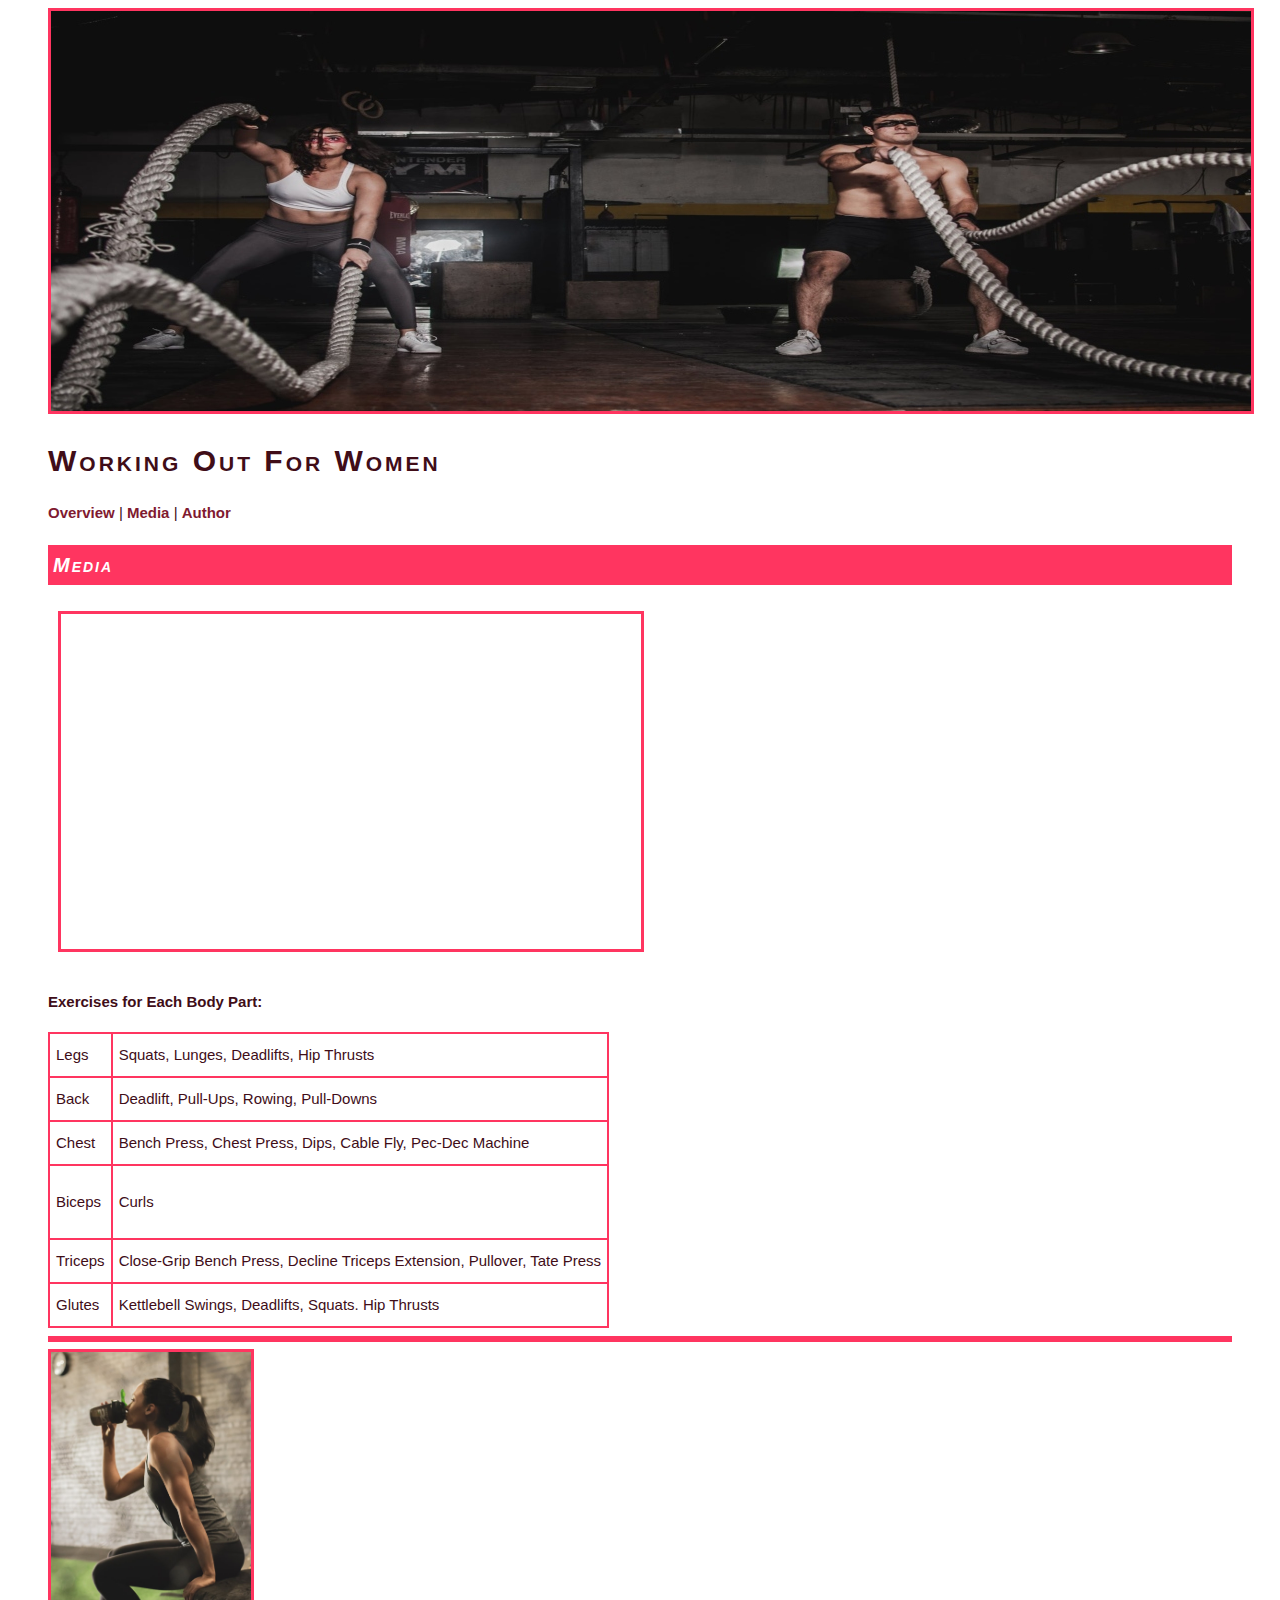
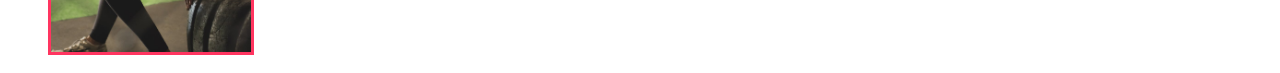
<file: lesson5_assignment/media.html>
<!DOCTYPE html>
<html>
    <head>
        <meta charset="UTF-8">
        <title>Working Out for Women</title>
        <link href="style.css" rel="stylesheet" type="text/css">
    </head>
    
    <body>
        <img src="images/rope.jpg" width="1200" height="400" alt="Rope Header">
        <h1>Working Out For Women</h1>
        <p><a href="index.html">Overview</a> | <a href="media.html">Media</a> | <a href="author.html">Author</a></p>

        <h2><em>Media</em></h2>
        
        <iframe width="560" height="315" src="https://www.youtube.com/embed/lIgvhQiFNgs" frameborder="0" allow="accelerometer; autoplay; encrypted-media; gyroscope; picture-in-picture" allowfullscreen></iframe>
        
        <p><strong>Exercises for Each Body Part:</strong></p>
        <table border="1" cellpadding="4" cellspacing="0">
          <tr>
            <td>Legs</td></td>
            <td>Squats, Lunges, Deadlifts, Hip Thrusts</td>
          </tr>
        
          <tr>
            <td>Back</td>
            <td>Deadlift, Pull-Ups, Rowing, Pull-Downs</td>
          </tr>
        
          <tr>
            <td>Chest</td>
            <td>Bench Press, Chest Press, Dips, Cable Fly, Pec-Dec Machine</td>
          </tr>
        
          <tr>
            <td><p>Biceps</p></td>
            <td>Curls</td>
          </tr>
        
          <tr>
            <td>Triceps</td>
            <td>Close-Grip Bench Press, Decline Triceps Extension, Pullover, Tate Press</td>
          </tr>
        
          <tr>
            <td>Glutes</td>
            <td>Kettlebell Swings, Deadlifts, Squats. Hip Thrusts</td>
          </tr>
        
        </table>
        
        <hr>
        
        <img src="images/hydrating.jpeg" width="200" height="300" alt="Girl Drinking Water">
    </body>
</html>
</file>
<file: lesson5_assignment/style.css>
@charset "UTF-8";
/* CSS Document created by Jessica Moschette, Spring 2019*/

body {
	font-family: "Comic Sans MS", cursive, sans-serif;
	font-size: 15px;
	line-height: 2em;
	color: #FFFFFF;
	background-color: #FFFFFF;
	padding: 0 40px;
}

/* basic text styles ----------------------------  */
p, li, td {
	letter-spacing: 0em;
	color: #400D18;
}
h1 {
	font-size: 30px;
	padding: 2px 0;
	font-variant: small-caps;
	letter-spacing: .1em;
	line-height: 1em;
	color: #400D18;
}
h2 {
	font-size: 20px;
	padding: 5px;
	font-variant: small-caps;
	letter-spacing: 0.1em;
	background-color: #FF3560;
}
h3 {
	font-size: 15px;
	letter-spacing: 0.1em;
	border-bottom-width: 4px;
	border-bottom-style: inset;
	border-bottom-color: #FF3560;
	padding: 5px 0;
	font-variant: small-caps;
}

/* link styles ---------------------------- */
a:link {
	font-weight: bold;
	color: #7F1A30;
	text-decoration: none;
}
a:visited {
	font-weight: bold;
	color: #7F1A30;
	text-decoration: none;
}
a:hover {
	color: #D3D3D3;
}

/* list styles ----------------------------- */
ul li {
	margin-left: 5px;
}
ol {
	margin-left: 16px;
}

/* table styles -------------------------------------- */
table {
	border: solid #FF3560 1.5px;
}
td {
	padding: 6px;
	border: solid #FF3560 1.5px;
}
th {
	font-weight: bold;
	background-color: #FF3560;
	text-align: center;
	padding: 8px;
	border: solid #FF3560 1.5px;
}

/* border styles ------------------------------------ */
hr {
	border: solid #FF3560 3px;
}

img {
	border: solid #FF3560 3px;

}

iframe {
	border: solid #FF3560 3px;
	padding: 10px;
	margin: 10px;
}
</file>
<file: lesson7_project_2/style.css>
@charset "UTF-8";
/* CSS Document */

/* --------------------------- HTML TAG STYLES ----------------------------- */

body{
        margin: 0;
        padding: 0;
        font-family: 'Wendy One', sans-serif;
        font-family: 'Poppins', sans-serif;
}
p {
  font-size: 15px;
  margin-bottom: 20px;
  line-height: 1.5em;
}
h1 {
  font-size: 50px;
  padding: 10px 0;
}
h2 {
    font-size: 35px;
}
table {
	border: solid #fff 2px;
	border-collapse:collapse;
}
td {
	padding: 6px;
	border: solid #fff 2px;
}
th {
	font-weight: bold;
	background-color: #fff;
	text-align: center;
	padding: 5px;
	border: solid #fff 2px;
}
a:link {
	color: #712807;
}
a:visited {
	color: #712807;
}
a:hover {
	color: #FDE06D;
	text-decoration: none;
}

/* -------------------------- PAGE SECTIONS ---------------------------- */
#splash{
        height: 1000px;
        background: url(images/freespirit2.jpg) no-repeat center top fixed;
        background-size: cover;
}

#about{
        background-color: #EF6A17;
        padding: 40px 0 60px 0;
}

#music{
        background-color: #A5120C;
        padding: 40px 0 60px 0;
}

#video{
        background: url(images/musicnotes1.jpg) no-repeat center top fixed;
        background-size: cover;
        padding: 40px 0 60px 0;
}

#footer{
        background-color: #712807;
        padding: 40px 0 60px 0;
}

/* ---------------- CONTAINER STYLES ----------------- */
.container{
    width: 960px;
    margin: 0 auto;
    overflow: hidden;
}
.half_container {
  width: 50%;
  float: left;
  overflow: hidden;
}

/* ----------------- NAVIGATION BAR STYLES -------------------*/ 

#navbar{
	position: fixed;
	top: 0;
	width: 100%;
	height: 54px;
	background-color: rgba(255, 255, 255, 0.8); 
}
ul#menu {
	list-style: none;
	padding-top: 0px;
} 
ul#menu li {
	float: left;
	padding-bottom: 20px;
} 
ul#menu li a.button {
	font-size: 16px;
	text-decoration: none;
	padding: 20px 100px 20px 100px; 
}

/* ------------------- FOOTER CREDITS --------------------- */
#credits {
  text-align: center;	
}
#credits table{      
  margin: 0 auto;
}
#credits p {
  font-size: 1em;
  margin: 10px 0;
}
</file>
<file: lesson8_project_1/style.css>
@charset "UTF-8";
/* CSS Document */

/* --------------------------- HTML TAG STYLES ----------------------------- */

body{
        margin: 0;
        padding: 0;
        font-family: 'Wendy One', sans-serif;
        font-family: 'Poppins', sans-serif;
}
p {
  font-size: 15px;
  margin-bottom: 20px;
  line-height: 1.5em;
}
h1 {
  font-size: 50px;
  padding: 10px 0;
}
h2 {
    font-size: 35px;
}
table {
	border: solid #fff 2px;
	border-collapse:collapse;
}
td {
	padding: 6px;
	border: solid #fff 2px;
}
th {
	font-weight: bold;
	background-color: #fff;
	text-align: center;
	padding: 5px;
	border: solid #fff 2px;
}
a:link {
	color: #712807;
}
a:visited {
	color: #712807;
}
a:hover {
	color: #FDE06D;
	text-decoration: none;
}

/* -------------------------- PAGE SECTIONS ---------------------------- */
#splash{
        height: 1000px;
        background: url(images/freespirit2.jpg) no-repeat center top fixed;
        background-size: cover;
}

#about{
        background-color: #EF6A17;
        padding: 40px 0 60px 0;
}

#music{
        background-color: #A5120C;
        padding: 40px 0 60px 0;
}

#video{
        background: url(images/musicnotes1.jpg) no-repeat center top fixed;
        background-size: cover;
        padding: 40px 0 60px 0;
}

#footer{
        background-color: #712807;
        padding: 40px 0 60px 0;
}

/* ---------------- CONTAINER STYLES ----------------- */
.container{
    width: 960px;
    margin: 0 auto;
    overflow: hidden;
}
.half_container {
  width: 50%;
  float: left;
  overflow: hidden;
}

/* ----------------- NAVIGATION BAR STYLES -------------------*/ 

#navbar{
	position: fixed;
	top: 0;
	width: 100%;
	height: 54px;
	background-color: rgba(255, 255, 255, 0.8); 
}
ul#menu {
	list-style: none;
	padding-top: 0px;
} 
ul#menu li {
	float: left;
	padding-bottom: 20px;
} 
ul#menu li a.button {
	font-size: 16px;
	text-decoration: none;
	padding: 20px 100px 20px 100px; 
}

/* ------------------- FOOTER CREDITS --------------------- */
#credits {
  text-align: center;	
}
#credits table{      
  margin: 0 auto;
}
#credits p {
  font-size: 1em;
  margin: 10px 0;
}
</file>
